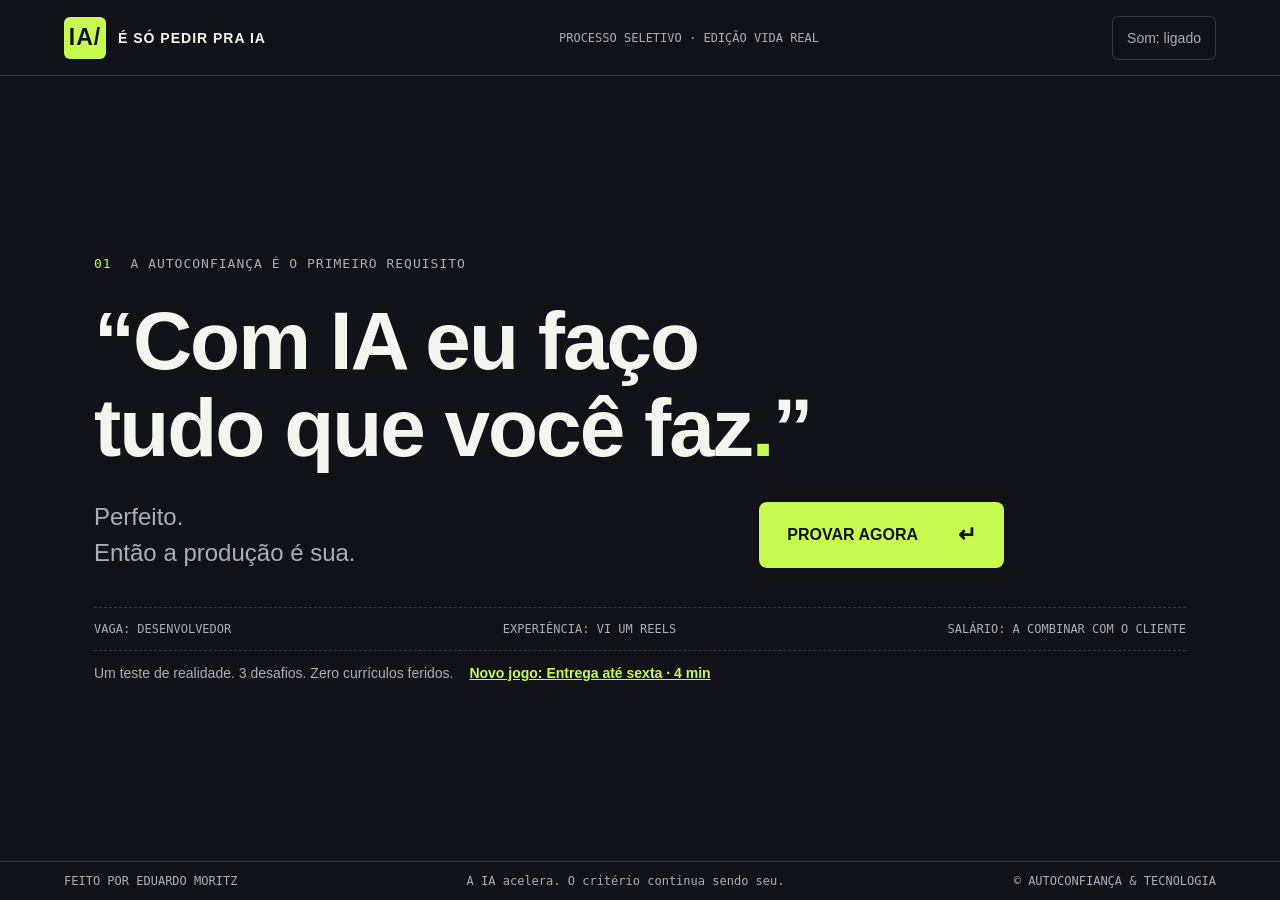
<file: index.html>
<!doctype html><html lang="pt-BR"><head><meta charset="utf-8"><meta name="viewport" content="width=device-width,initial-scale=1"><meta name="theme-color" content="#111318"><title>É Só Pedir pra IA — o desafio</title><meta name="description" content="A IA faz tudo? Então vem assumir a produção. Um desafio para quem acha que desenvolver é só escrever um prompt."><link rel="icon" href="favicon.svg"><link rel="stylesheet" href="style.css?v=20261008-final3"><link rel="stylesheet" href="game-shell.css?v=20261008-final3"><link rel="stylesheet" href="voice-notes.css?v=20261008-final3"><script>
// Change to true to restore the story chooser and enable Fiscal de IA.
const FISCAL_ENABLED = false;
</script></head><body><header><a class="brand" href="./"><span class="logo">IA/</span> É SÓ PEDIR PRA IA</a><span class="edition">PROCESSO SELETIVO · EDIÇÃO VIDA REAL</span><button id="sound" class="quiet" aria-pressed="true">Som: ligado</button></header><main><section class="intro" id="intro"><div class="eyebrow"><span>01</span> A AUTOCONFIANÇA É O PRIMEIRO REQUISITO</div><h1>“Com IA eu faço<br>tudo que você faz<span class="lime">.</span>”</h1><div class="intro-bottom"><p>Perfeito.<br>Então a produção é sua.</p><button class="primary" id="start">PROVAR AGORA <span>↵</span></button></div><div class="ticket"><span>VAGA: DESENVOLVEDOR</span><span>EXPERIÊNCIA: VI UM REELS</span><span>SALÁRIO: A COMBINAR COM O CLIENTE</span></div><div class="aside-note">Um teste de realidade. 3 desafios. Zero currículos feridos. <a href="entrega.html" class="new-game-link">Novo jogo: Entrega até sexta · 4 min</a></div></section><section id="game" hidden><div class="game-top"><span id="stageLabel" class="eyebrow">DESAFIO 01 / 03</span><span id="confidence">AUTOCONFIANÇA: 100%</span></div><div class="progress"><i id="progress"></i></div><div class="workspace"><div class="window-bar"><span>● ● ●</span><span id="windowTitle">primeiro-dia.exe</span><span>VOCÊ / ADMIN</span></div><div class="game-content" id="content" aria-live="polite"></div></div><div class="game-foot"><span>Todos os clientes e incidentes são fictícios. O sofrimento é familiar.</span><button class="quiet" id="restart">Recomeçar</button></div></section></main><footer><span>FEITO POR EDUARDO MORITZ</span><span>A IA acelera. O critério continua sendo seu.</span><span>© AUTOCONFIANÇA & TECNOLOGIA</span></footer><div id="toast" role="status"></div><template id="storyChooser"><div class="eyebrow"><span>02 HISTÓRIAS</span> AUTOCONFIANÇA NÃO FALTA</div><h1>Escolha sua<br>especialidade<span class="lime">.</span></h1><p class="sub">Duas brincadeiras para quem tem certeza de que é fácil.</p><div class="story-grid"><article class="story-card"><div class="story-icon" aria-hidden="true">&lt;/&gt;</div><div class="eyebrow">01 · PRODUÇÃO É SUA</div><h2>É Só Pedir pra IA</h2><p>Meu trabalho é fácil? Então assume aqui rapidinho.</p><button class="primary" id="start">Eu faço em 30 segundos ↗</button><span class="story-meta">3 desafios · cliente incluso · sem cadastro</span></article><article class="story-card fiscal-card"><div class="story-icon" aria-hidden="true">IA?</div><div class="eyebrow">02 · REDDIT SOB INVESTIGAÇÃO</div><h2>Fiscal de IA</h2><p>Você reconhece texto de IA só de olhar?</p><button class="primary" id="startFiscal">Pode deixar que eu identifico ↗</button><span class="story-meta">10 textos · diploma por feeling · sem cadastro</span></article></div><div class="aside-note">Som ligado após sua primeira interação. Convicção ligada desde sempre.</div></template><script src="client-voice.js?v=20261008-final3"></script><script src="site.js?v=1"></script><script src="app.js?v=20261008-final3"></script><script src="viewport.js?v=20261008-final3"></script>
<script>
if (FISCAL_ENABLED) {
  $('intro').replaceChildren($('storyChooser').content.cloneNode(true));
  document.title = 'É Só Pedir pra IA — escolha sua história';
  document.querySelector('meta[name="description"]').content = 'Duas histórias: assuma a produção ou teste seu feeling no Fiscal de IA. Desafios curtos, humor e certificados.';
  document.querySelector('.edition').textContent = 'DUAS HISTÓRIAS · ZERO HUMILDADE';
  $('restart').textContent = 'Escolher história';
  const script = document.createElement('script');
  script.src = 'fiscal.js';
  document.body.append(script);
} else if (location.hash === '#fiscal-de-ia') {
  history.replaceState(null, '', location.pathname + location.search);
}
</script></body></html>
</file>
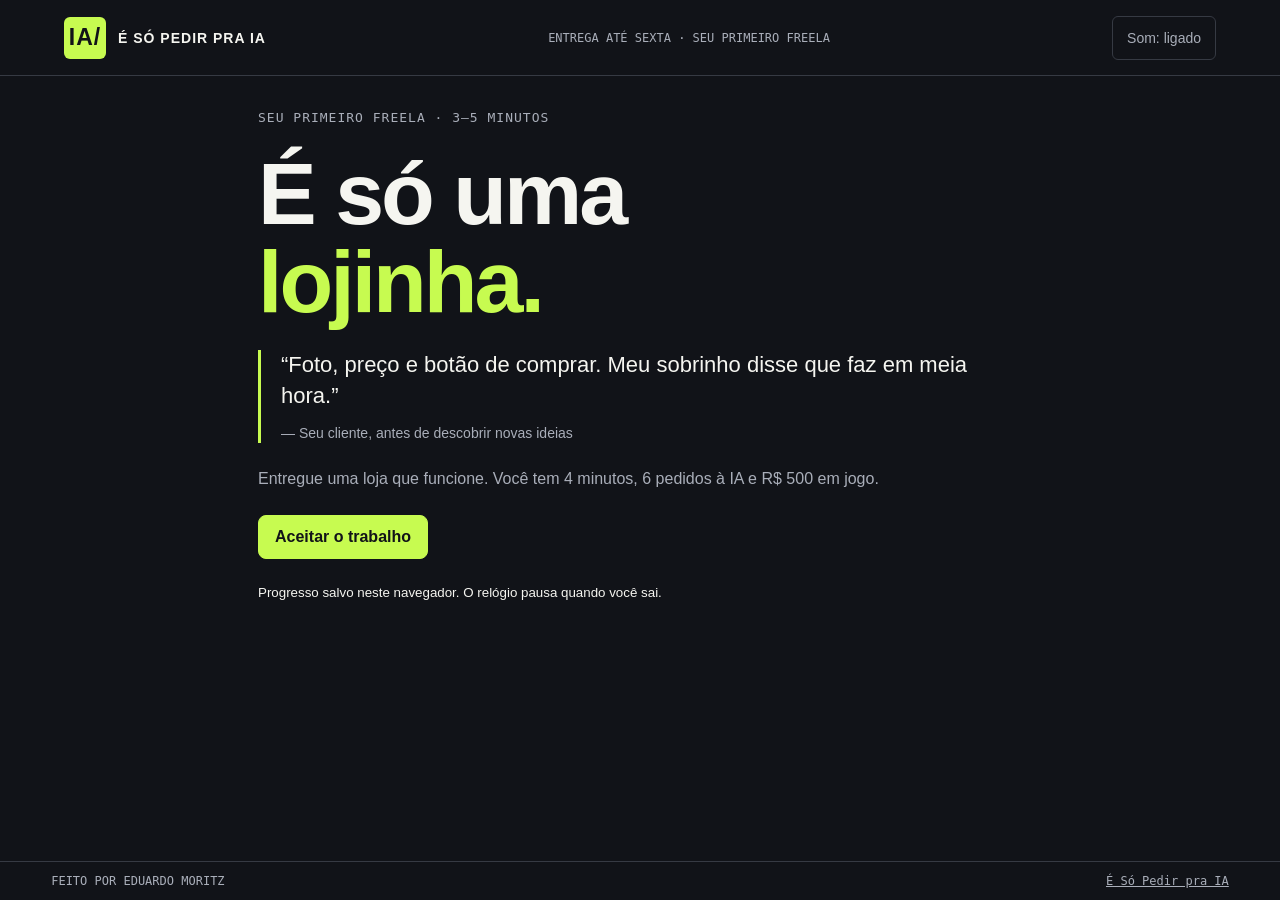
<file: entrega.html>
<!doctype html>
<html lang="pt-BR"><head><meta charset="utf-8"><meta name="viewport" content="width=device-width,initial-scale=1"><meta name="theme-color" content="#111318"><title>Entrega até sexta — É Só Pedir pra IA</title><meta name="description" content="Sua primeira lojinha, uma IA confiante e um cliente cheio de ideias. Entregue até sexta neste jogo de dev."><link rel="icon" href="favicon.svg"><link rel="stylesheet" href="entrega.css?v=20261008-errors1"><link rel="stylesheet" href="game-shell.css?v=20261008-errors1"></head>
<body><header><a href="./" class="brand"><span class="logo">IA/</span><span>É SÓ PEDIR PRA IA</span></a><span class="edition">ENTREGA ATÉ SEXTA · SEU PRIMEIRO FREELA</span><button id="sound" aria-pressed="true">Som: ligado</button></header>
<main><section id="welcome" class="welcome fit-area"><div class="fit-content"><span class="eyebrow">SEU PRIMEIRO FREELA · 3–5 MINUTOS</span><h1>É só uma<br><span>lojinha.</span></h1><blockquote>“Foto, preço e botão de comprar. Meu sobrinho disse que faz em meia hora.”<cite>— Seu cliente, antes de descobrir novas ideias</cite></blockquote><p>Entregue uma loja que funcione. Você tem 4 minutos, 6 pedidos à IA e R$ 500 em jogo.</p><div class="start-actions"><button class="primary" id="start">Aceitar o trabalho</button><button id="resume" hidden>Continuar meu freela</button></div><small>Progresso salvo neste navegador. O relógio pausa quando você sai.</small></div></section>
<section id="desk" hidden><div class="stats"><div><small>PRAZO</small><strong id="clock">04:00</strong></div><div><small>PEDIDOS À IA</small><strong id="tokens">6 / 6</strong></div><div><small>A RECEBER</small><strong id="fee">R$ 500</strong></div><div class="project-update" id="feedbackBubble" hidden><small>ATUALIZAÇÃO DO PROJETO</small><p id="feedback" role="status"></p></div><button id="pause">Pausar</button></div>
<nav class="workspace-tabs" aria-label="Área do jogo"><button id="shopView" aria-pressed="false">Loja</button><button id="chatView" aria-pressed="true">Conversas</button></nav><div class="desktop" data-view="chat"><section class="browser" aria-label="Loja em desenvolvimento"><div class="window-bar"><span>● ● ●</span><span>lojinha-final-agora-vai.com</span><span id="version">v0</span></div><div class="toolbar shop-tools"><button id="test">Testar a loja</button><button id="rollback">Voltar versão</button></div><div id="store"></div><section id="projectTerminal" class="project-terminal" hidden aria-label="Erros encontrados na loja"><div class="project-terminal-head"><span>TERMINAL · ERROS DA LOJA</span><button type="button" id="clearTerminal">Limpar</button></div><pre id="terminalOutput" role="log" aria-live="assertive"></pre></section><div class="store-status" id="storeStatus" role="status">Aguardando seu primeiro prompt.</div></section>
<aside class="communication"><div id="objective" class="objective" role="status"></div><div class="tabs" role="tablist" aria-label="Conversas"><button role="tab" id="clientTab" aria-controls="clientPane" aria-selected="true">Cliente <span id="unread"></span></button><button role="tab" id="aiTab" aria-controls="aiPane" aria-selected="false">Sua IA</button></div><section id="clientPane" role="tabpanel" aria-labelledby="clientTab"><div class="chat-past"><div class="fit-content"><div id="clientHistory" class="chat-history"></div><div id="voiceNote" class="voice-note"></div></div></div><div class="current-request"><div class="message"><small>CLIENTE · PEDIDO ATUAL</small><p id="clientMessage"></p></div><div id="clientActions"></div></div></section><section id="aiPane" role="tabpanel" aria-labelledby="aiTab" hidden><div class="chat-past"><div class="fit-content"><div id="aiHistory" class="chat-history"></div><div class="message decision" id="aiRequestBubble" hidden><small>VOCÊ · PEDIDO À IA</small><p id="aiRequest"></p></div></div></div><div class="current-request"><div class="message ai"><small>IA · CONFIANÇA: ABSOLUTA</small><p id="aiMessage"></p></div><div id="aiActions"></div></div></section><div class="delivery-action"><button class="primary" id="publish">Publicar e cobrar</button></div></aside></div>
</section>
<section id="result" class="welcome fit-area" hidden aria-live="polite"></section></main><footer><span>FEITO POR EDUARDO MORITZ</span><a href="./">É Só Pedir pra IA</a></footer><script src="client-voice.js?v=20261008-errors1"></script><script src="site.js?v=1"></script><script src="entrega.js?v=20261008-errors1"></script></body></html>
</file>
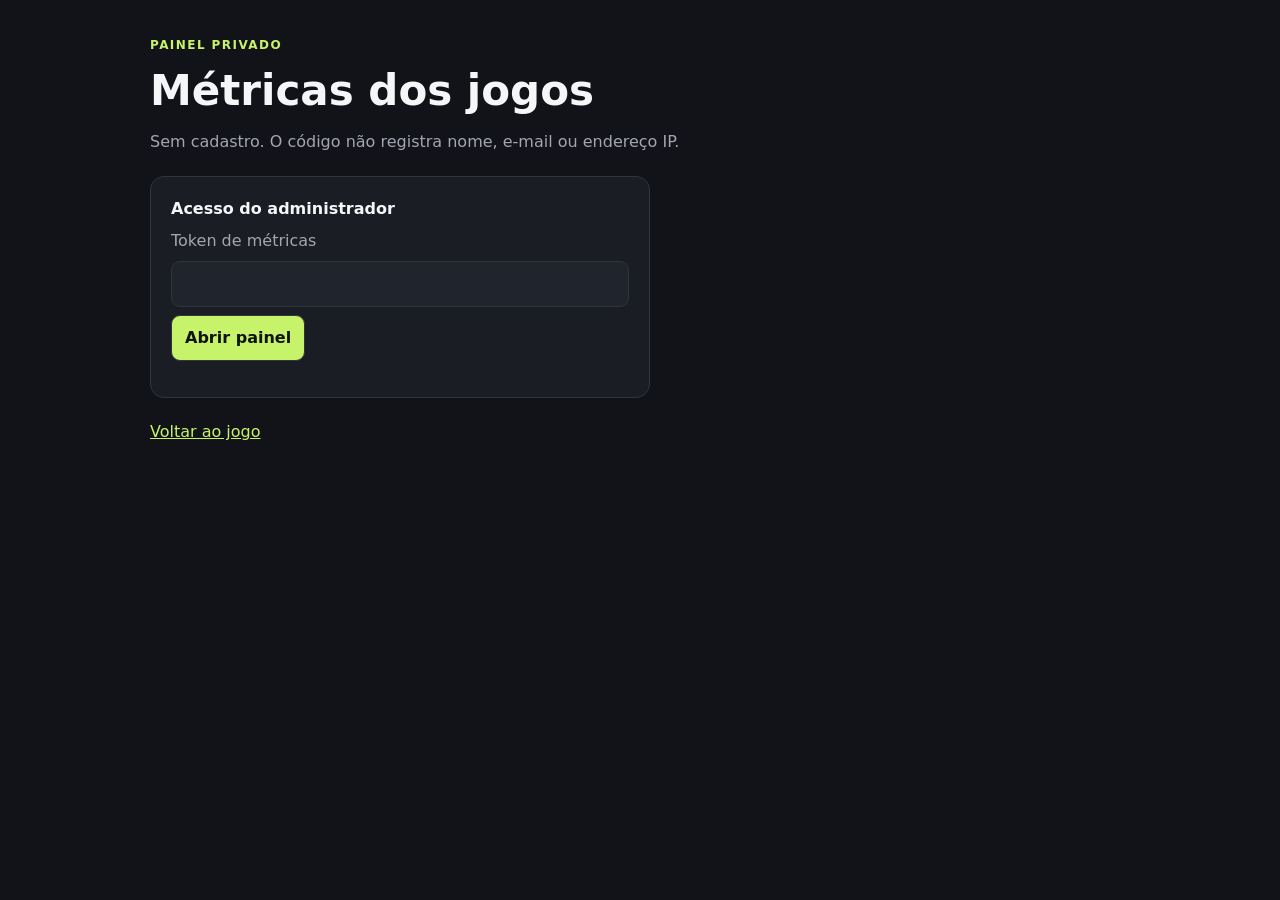
<file: metrics.html>
<!doctype html>
<html lang="pt-BR">
<head>
  <meta charset="utf-8"><meta name="viewport" content="width=device-width,initial-scale=1"><meta name="robots" content="noindex,nofollow">
  <title>Métricas · É Só Pedir pra IA</title>
  <style>
    :root{color-scheme:dark;--bg:#111318;--panel:#1a1d24;--line:#30343d;--muted:#a2a6b0;--lime:#c7f36b;--red:#ff8585}*{box-sizing:border-box}body{margin:0;background:var(--bg);color:#f5f6f7;font:16px/1.5 system-ui,sans-serif}main{max-width:1020px;margin:auto;padding:32px 20px 60px}a{color:var(--lime)}h1{font-size:clamp(28px,5vw,42px);line-height:1.1;margin:12px 0}h2{font-size:19px;margin:0 0 14px}.muted,small{color:var(--muted)}.eyebrow{color:var(--lime);font-size:12px;font-weight:700;letter-spacing:.12em}.panel,.card{background:var(--panel);border:1px solid var(--line);border-radius:14px}.panel{padding:20px;margin:22px 0}.cards{display:grid;grid-template-columns:repeat(3,minmax(0,1fr));gap:12px}.card{padding:17px}.card small{display:block;font-size:12px;text-transform:uppercase;letter-spacing:.06em}.value{font-size:32px;font-weight:750;margin-top:4px}.games{display:grid;grid-template-columns:repeat(2,minmax(0,1fr));gap:14px}.game{background:#14171d;border:1px solid var(--line);border-radius:12px;padding:17px}.game h3{margin:0 0 14px}.metrics-grid{display:grid;grid-template-columns:1fr auto;gap:7px 14px}.metrics-grid strong{text-align:right}.controls{display:flex;flex-wrap:wrap;align-items:center;gap:10px;margin:20px 0}.controls select,.controls button,.auth button,.auth input{font:inherit;border:1px solid var(--line);border-radius:9px;background:#20242c;color:#fff;padding:10px 13px}.controls button,.auth button{background:var(--lime);color:#10130a;font-weight:700;cursor:pointer}.auth{max-width:500px}.auth strong{display:block;margin-bottom:8px}.auth label{display:block;margin-top:4px}.auth input{width:100%;margin:8px 0}.error{color:var(--red)}.daily{width:100%;border-collapse:collapse}.daily th,.daily td{text-align:left;padding:9px;border-bottom:1px solid var(--line)}.daily th{color:var(--muted);font-size:12px;text-transform:uppercase}.hidden{display:none!important}@media(max-width:620px){main{padding:24px 14px 40px}.cards{grid-template-columns:repeat(2,minmax(0,1fr))}.games{grid-template-columns:1fr}.card{padding:13px}.value{font-size:27px}.daily{font-size:13px}}
  </style>
</head>
<body><main>
  <span class="eyebrow">PAINEL PRIVADO</span><h1>Métricas dos jogos</h1><p class="muted">Sem cadastro. O código não registra nome, e-mail ou endereço IP.</p>
  <form id="auth" class="panel auth"><strong>Acesso do administrador</strong><label for="token" class="muted">Token de métricas</label><input id="token" type="password" autocomplete="current-password" required><button type="submit">Abrir painel</button><p id="authError" class="error" role="status"></p></form>
  <section id="dashboard" class="hidden">
    <div class="controls"><label for="period">Período</label><select id="period"><option value="7">Últimos 7 dias</option><option value="30" selected>Últimos 30 dias</option><option value="90">Últimos 90 dias</option><option value="0">Todo o período</option></select><button id="refresh" type="button">Atualizar</button><button id="logout" type="button">Sair</button><span id="status" class="muted" role="status"></span></div>
    <div class="cards"><article class="card"><small>Ativos agora</small><div class="value" id="active">—</div><small>sessões nos últimos 5 min</small></article><article class="card"><small>Visitantes únicos</small><div class="value" id="visitors">—</div><small>neste período</small></article><article class="card"><small>Jogaram os dois</small><div class="value" id="both">—</div><small>iniciaram ambos</small></article></div>
    <section class="panel"><h2>Por jogo</h2><div class="games"><article class="game"><h3>É Só Pedir pra IA</h3><div class="metrics-grid"><span>Partidas iniciadas</span><strong id="originalStarts">—</strong><span>Visitantes que iniciaram</span><strong id="originalStarters">—</strong><span>Partidas concluídas</span><strong id="originalFinishes">—</strong><span>Visitantes que concluíram</span><strong id="originalFinishers">—</strong></div></article><article class="game"><h3>Entrega até sexta</h3><div class="metrics-grid"><span>Partidas iniciadas</span><strong id="deliveryStarts">—</strong><span>Visitantes que iniciaram</span><strong id="deliveryStarters">—</strong><span>Partidas concluídas</span><strong id="deliveryFinishes">—</strong><span>Visitantes que concluíram</span><strong id="deliveryFinishers">—</strong></div></article></div></section>
    <section class="panel"><h2>Concluíram os dois jogos</h2><div class="value" id="bothFinished">—</div><p class="muted">Visitantes que chegaram ao certificado do primeiro jogo e ao resultado final do segundo.</p></section>
    <section class="panel"><h2>Atividade por dia</h2><div style="overflow-x:auto"><table class="daily"><thead><tr><th>Dia</th><th>Visitantes</th><th>Inícios</th><th>Conclusões</th></tr></thead><tbody id="daily"></tbody></table></div></section>
    <p class="muted">“Visitante único” é aproximado: o mesmo navegador mantém um identificador anônimo entre os dois jogos. Outro aparelho ou navegador conta como outra pessoa.</p>
  </section><p><a href="./">Voltar ao jogo</a></p>
</main><script src="site.js?v=1"></script><script>
const $=id=>document.getElementById(id),auth=$('auth'),panel=$('dashboard');let token=sessionStorage.getItem('espi-metrics-token')||'';
function showAuth(){auth.classList.remove('hidden');panel.classList.add('hidden');$('token').value=''}
async function load(){if(!token){showAuth();return}$('status').textContent='Carregando…';try{const data=await Metrics.report(Number($('period').value),token);auth.classList.add('hidden');panel.classList.remove('hidden');$('active').textContent=data.activeSessions;$('visitors').textContent=data.uniqueVisitors;$('both').textContent=data.playedBoth;$('bothFinished').textContent=data.finishedBoth;for(const [key,prefix] of [['original','original'],['delivery','delivery']]){const g=data.games[key];$(prefix+'Starts').textContent=g.starts;$(prefix+'Starters').textContent=g.starters;$(prefix+'Finishes').textContent=g.finishes;$(prefix+'Finishers').textContent=g.finishers}$('daily').replaceChildren(...data.daily.map(d=>{const tr=document.createElement('tr');[d.day,d.visitors,d.starts,d.finishes].forEach(v=>{const td=document.createElement('td');td.textContent=v;tr.append(td)});return tr}));$('status').textContent='Atualizado '+new Date().toLocaleTimeString('pt-BR')}catch(e){$('status').textContent='';if(e.message==='Unauthorized.'){sessionStorage.removeItem('espi-metrics-token');token=''}$('authError').textContent=e.message;auth.classList.remove('hidden');panel.classList.add('hidden')}}
auth.onsubmit=e=>{e.preventDefault();token=$('token').value;sessionStorage.setItem('espi-metrics-token',token);$('authError').textContent='';load()};$('refresh').onclick=load;$('period').onchange=load;$('logout').onclick=()=>{sessionStorage.removeItem('espi-metrics-token');token='';showAuth()};if(token)load();else showAuth();
</script></body></html>
</file>
<file: style.css>
:root{--bg:#111318;--panel:#1a1d24;--line:#363a43;--muted:#a9aeb9;--lime:#c7fb50;--red:#ff7d83}*{box-sizing:border-box}body{margin:0;background:var(--bg);color:#f5f5f0;font-family:Arial,Helvetica,sans-serif;font-size:16px}button,a{-webkit-tap-highlight-color:transparent}button{font:inherit;cursor:pointer}button:focus-visible,a:focus-visible{outline:3px solid var(--lime);outline-offset:5px}[hidden]{display:none!important}header{max-width:1440px;margin:auto;padding:28px 5%;display:flex;gap:24px;align-items:center;border-bottom:1px solid var(--line)}a.brand{text-decoration:none;color:inherit;display:flex;align-items:center;gap:12px;font-size:14px;font-weight:800;letter-spacing:1px}.logo{background:var(--lime);color:var(--bg);font-size:23px;padding:6px;border-radius:6px}.edition{font:12px monospace;color:var(--muted);margin-left:auto}.quiet{border:1px solid var(--line);background:transparent;color:var(--muted);padding:10px 14px;border-radius:6px;font-size:14px}.quiet:hover{color:white;border-color:var(--muted)}main{max-width:1220px;margin:auto;padding:65px 5% 50px;min-height:calc(100vh - 190px)}.eyebrow{font:13px monospace;letter-spacing:1px;color:var(--muted)}.eyebrow span{display:inline-block;color:var(--lime);margin-right:10px}.intro h1{font-size:clamp(46px,6.4vw,86px);line-height:1.06;letter-spacing:-4px;margin:40px 0 35px;font-weight:850}.lime{color:var(--lime)}.intro-bottom{display:flex;align-items:center;justify-content:space-between;gap:24px;max-width:910px}.intro-bottom p{font-size:24px;color:var(--muted);line-height:1.5;margin:0}.primary{background:var(--lime);border:0;border-radius:8px;color:var(--bg);padding:20px 28px;font-weight:800;display:inline-flex;gap:40px;align-items:center;min-height:56px}.primary:hover{background:#dbff8c;transform:translateY(-2px)}.primary span{font-size:22px}.ticket{margin-top:54px;border-top:1px dashed var(--line);border-bottom:1px dashed var(--line);padding:22px 0;display:flex;gap:22px;justify-content:space-between;font:12px monospace;color:var(--muted)}.aside-note{margin-top:22px;font-size:14px;color:var(--muted)}footer{padding:22px 5%;max-width:1440px;margin:auto;border-top:1px solid var(--line);display:flex;justify-content:space-between;gap:24px;font:12px monospace;color:var(--muted)}.game-top{display:flex;justify-content:space-between;gap:15px;font:13px monospace;color:var(--lime)}.progress{height:3px;background:var(--line);margin:16px 0 30px}.progress i{display:block;height:100%;background:var(--lime);transition:width .4s}.workspace{background:var(--panel);border:1px solid var(--line);border-radius:12px;overflow:hidden}.window-bar{display:flex;justify-content:space-between;padding:16px 20px;background:#22262f;border-bottom:1px solid var(--line);color:var(--muted);font:12px monospace}.window-bar span:first-child{color:#747984;letter-spacing:4px}.game-content{padding:32px}.game-content h2{font-size:clamp(29px,4vw,44px);letter-spacing:-1.5px;margin:8px 0 14px}.sub{color:var(--muted);line-height:1.65;margin:0 0 24px}.arena{height:240px;border:1px dashed #4c525f;background:#13151b;border-radius:8px;position:relative;overflow:hidden}.escape{position:absolute;left:calc(50% - 90px);top:90px;min-width:180px;transition:left .15s,top .15s}.game-foot{display:flex;gap:20px;justify-content:space-between;align-items:center;margin-top:20px;color:var(--muted);font-size:13px}.row{display:flex;gap:12px;flex-wrap:wrap;margin-top:24px}.secondary{border:1px solid var(--line);background:#292e38;border-radius:8px;color:white;padding:15px 20px;min-height:50px}.secondary:hover{border-color:var(--lime)}.split{display:grid;grid-template-columns:1fr 1fr;gap:24px}.chat{border:1px solid var(--line);border-radius:8px;padding:20px;background:#13151b;min-height:215px}.chat-label{font:12px monospace;color:var(--lime);margin-bottom:18px}.bubble{padding:12px 15px;border-radius:4px 14px 14px 14px;background:#292e38;margin:10px 0;font-size:16px;line-height:1.5;animation:enter .3s ease}.bubble.small{color:var(--muted);font-size:14px;background:transparent;padding:0}.terminal{background:#0d0f13;border:1px solid var(--line);padding:20px;border-radius:8px;font:14px/1.9 monospace;color:var(--lime);min-height:130px}.terminal .error{color:var(--red)}.choices{display:grid;gap:10px}.choice{text-align:left;padding:17px 20px;border:1px solid var(--line);border-radius:8px;background:#242832;color:white;line-height:1.5}.choice:hover{border-color:var(--lime);background:#2f3540}.result{padding:18px;border-left:3px solid var(--lime);background:#222b1b;line-height:1.6;margin:20px 0}.certificate{text-align:center;border:1px solid var(--lime);padding:32px 22px;position:relative;background:#141b11}.certificate .eyebrow{color:var(--lime)}.certificate h2{font-size:clamp(35px,5vw,60px);margin:18px 0}.certificate p{color:var(--muted);line-height:1.7}.stamp{display:inline-block;border:2px solid var(--lime);color:var(--lime);padding:10px 18px;font:14px monospace;transform:rotate(-5deg);margin:15px}.final-quote{font-size:22px;line-height:1.5;text-align:center;margin:28px auto;max-width:680px}.center{justify-content:center}#toast{position:fixed;bottom:24px;left:50%;transform:translateX(-50%) translateY(100px);background:var(--lime);color:var(--bg);padding:15px 20px;border-radius:8px;box-shadow:0 8px 30px #0007;max-width:90vw;width:max-content;font-weight:700;font-size:14px;transition:transform .25s;z-index:5}#toast.show{transform:translateX(-50%) translateY(0)}@keyframes enter{from{opacity:0;transform:translateY(10px)}to{opacity:1;transform:translateY(0)}}@media(max-width:700px){header{padding:20px 6%;gap:12px}.edition{display:none}#sound{margin-left:auto;padding:9px;font-size:12px}main{padding:42px 6% 35px}.intro h1{letter-spacing:-2px;margin-top:32px}.intro-bottom{align-items:start;flex-direction:column}.intro-bottom p{font-size:21px}.primary{padding:18px 22px}.ticket{flex-direction:column;gap:14px;margin-top:35px}.eyebrow{font-size:12px;line-height:1.7}.game-top{font-size:12px;flex-direction:column;gap:8px}.game-content{padding:22px 18px}.split{grid-template-columns:1fr}.window-bar span:last-child{display:none}.arena{height:230px}.game-foot{align-items:start}.game-foot span{line-height:1.6}.certificate{padding:24px 12px}.final-quote{font-size:20px}footer{flex-direction:column;gap:12px;padding:22px 6%}}@media(prefers-reduced-motion:reduce){*{animation:none!important;transition:none!important}}

.pix-support{display:grid;grid-template-columns:1fr 256px;gap:32px;border-top:1px solid var(--line);border-bottom:1px solid var(--line);padding:30px 0;margin:30px 0}.pix-support h3{font-size:26px;line-height:1.3;letter-spacing:-.6px;margin:14px 0}.pix-support p{color:var(--muted);line-height:1.6}.pix-owner{font-size:14px;overflow-wrap:anywhere}.pix-qr{margin:0;text-align:center;align-self:center}.pix-qr img{width:256px;height:256px;max-width:100%;border-radius:8px;background:white}.pix-qr figcaption{font-size:14px;line-height:1.6;color:var(--muted);margin-top:12px}.pix-details{margin-top:18px;color:var(--muted);font-size:14px}.pix-details summary{cursor:pointer;padding:8px 0}.pix-details label{display:block;margin:12px 0}.pix-details textarea{display:block;width:100%;font:14px/1.5 monospace;resize:vertical;background:var(--bg);color:white;border:1px solid var(--line);border-radius:6px;padding:12px}.pix-note{font-size:13px}@media(max-width:700px){.pix-support{grid-template-columns:1fr;gap:24px}.pix-qr{justify-self:center}.pix-support h3{font-size:24px}}

.story-grid{display:grid;grid-template-columns:1fr 1fr;gap:24px;margin-top:32px}.story-card{display:flex;flex-direction:column;align-items:flex-start;padding:30px;border:1px solid var(--line);border-radius:14px;background:var(--panel)}.story-card:hover{border-color:var(--lime)}.story-icon{font:800 28px monospace;color:var(--lime);margin-bottom:28px}.story-card h2{font-size:32px;letter-spacing:-1px;margin:16px 0 6px}.story-card p{color:var(--muted);font-size:18px;line-height:1.6;margin:8px 0 28px}.story-card .primary{margin-top:auto;gap:8px;font-size:16px}.story-meta{font:12px/1.7 monospace;color:var(--muted);margin-top:18px}.fiscal-card .story-icon{color:#b7a4ff}.fiscal-tools{display:flex;flex-wrap:wrap;gap:10px;margin-bottom:20px}.reddit-comment{padding:24px;border:1px solid var(--line);border-radius:10px;background:#13151b}.reddit-comment blockquote{margin:0;font-size:20px;line-height:1.65;overflow-wrap:anywhere}.fiscal-choices{display:grid;grid-template-columns:repeat(3,1fr);gap:10px;margin-top:24px}.case-note{font-size:12px;color:var(--muted);line-height:1.6;margin-top:24px}.choice.correct-origin{border-color:var(--lime);background:#222b1b}button:disabled{cursor:default;opacity:.65;transform:none}.choice.correct-origin:disabled{opacity:1}.fiscal-score{font-size:28px;font-weight:800}.result p{margin:10px 0}.result span{color:var(--muted)}@media(max-width:700px){.story-grid{grid-template-columns:1fr;gap:16px}.story-card{padding:24px}.story-card h2{font-size:28px}.story-card .primary{width:100%;justify-content:center;font-size:14px}.fiscal-choices{grid-template-columns:1fr}.reddit-comment{padding:20px}.reddit-comment blockquote{font-size:18px}}

.source-link{color:var(--lime);display:inline-block;margin-top:10px}

.fiscal-supervisor{border:1px solid #514568;border-left:3px solid #b7a4ff;border-radius:8px;background:#211e2b;padding:18px 20px;margin:20px 0}.fiscal-supervisor .chat-label{display:block;color:#c9baff;margin-bottom:8px}.fiscal-supervisor p{line-height:1.6;margin:0}.fiscal-confidence{border:0;padding:0;margin:24px 0 0;min-width:0}.fiscal-confidence legend{font-size:14px;color:var(--muted);margin-bottom:12px}.confidence-options{display:flex;flex-wrap:wrap;gap:10px}.confidence-options [aria-pressed="true"]{background:var(--lime);border-color:var(--lime);color:var(--bg);font-weight:700}.confidence-hint{color:var(--muted);font-size:13px;line-height:1.5;margin:12px 0 0}.fiscal-choices{margin-top:16px}@media(max-width:700px){.confidence-options{display:grid;grid-template-columns:1fr}.confidence-options button{text-align:left}.fiscal-supervisor{padding:16px}.fiscal-score{font-size:23px}}

/* Headings receive programmatic focus for reading, without a selection outline. */
.intro h1[tabindex="-1"]:focus,.game-content h2[tabindex="-1"]:focus{outline:none}
.fiscal-case-header{display:flex;justify-content:space-between;align-items:center;gap:12px;flex-wrap:wrap}.fiscal-counter{border:1px solid var(--line);border-radius:6px;padding:6px 10px;background:var(--panel);color:var(--lime);font:700 15px monospace;white-space:nowrap}

/* Fixed outer shell; each complete scene scrolls inside its workspace. */
html{height:100%;overflow:hidden}
body{height:100vh;height:100dvh;overflow:hidden;display:flex;flex-direction:column}
header,footer{width:100%;flex:none;margin:0 auto}
header{padding:14px 5%}
footer{padding:12px 5%;gap:12px;flex-wrap:wrap}
main{width:100%;flex:1;min-height:0;min-width:0;margin:0 auto;padding:20px 5%;display:flex;flex-direction:column;overflow:clip}
.intro{flex:1;min-height:0;display:flex;flex-direction:column;justify-content:center}
.intro h1{font-size:clamp(32px,min(6.4vw,10vh),86px);margin:clamp(12px,3vh,32px) 0;letter-spacing:-2px}
.intro-bottom{flex:none}
.ticket{margin-top:clamp(12px,4vh,40px);padding:14px 0;gap:12px;flex-wrap:wrap}
.aside-note{margin-top:14px}
#game{flex:1;min-height:0;display:flex;flex-direction:column}
.game-top{flex:none;gap:8px}
.progress{flex:none;margin:10px 0 12px}
.workspace{flex:1;min-height:0;min-width:0;display:flex;flex-direction:column}
.window-bar{flex:none;padding:10px 16px}
.game-viewport{flex:1;min-height:0;min-width:0;overflow-y:auto;overflow-x:hidden;overscroll-behavior:contain;scrollbar-gutter:stable;margin:18px;position:relative}
.game-content{padding:0 8px 12px 0;width:100%;height:auto;min-width:0;display:flow-root}
.game-content>*{max-width:100%;overflow-wrap:anywhere}
.game-content h2{font-size:clamp(25px,3.6vw,40px);margin:8px 0 12px;}
.game-content .eyebrow{}
.game-content .sub{margin-bottom:16px;line-height:1.5}
.game-content button{max-width:100%;white-space:normal;overflow-wrap:anywhere}
.game-content .row,.game-content .arena,.game-content .terminal,.game-content .bubble,.game-content .choice,.game-content .certificate,.game-content .result{}
.game-content .primary{padding:14px 20px;min-height:48px;gap:14px}
.game-content .secondary{padding:12px 16px;min-height:44px}
.game-content .row{margin-top:16px;gap:10px}
.game-content .arena{height:clamp(110px,25dvh,210px)}
.game-content .escape{top:24px}
.game-content .chat{padding:14px;min-height:0}
.game-content .chat-label{margin-bottom:10px}
.game-content .bubble{padding:10px 12px;margin:8px 0;line-height:1.4}
.game-content .terminal{padding:14px;min-height:0;font:14px/1.5 monospace}
.game-content .choice{padding:12px 14px;line-height:1.4}
.game-content .certificate{padding:18px 14px}
.game-content .certificate h2{font-size:clamp(28px,4vw,44px);margin:12px 0}
.game-content .certificate p{line-height:1.45;margin:12px 0}
.game-content .stamp{margin:8px;padding:8px 12px}
.game-content .final-quote{font-size:20px;margin:18px auto}
.game-foot{flex:none;margin-top:10px;gap:12px;font-size:12px}
.game-foot .quiet{flex:none}
#toast{bottom:12px;pointer-events:none}
#toast:not(.show){visibility:hidden}
@media(max-width:700px){
 header{padding:10px 4%;gap:8px}
 a.brand{font-size:11px;letter-spacing:.4px;gap:7px}
 .logo{font-size:19px;padding:5px}
 #sound{font-size:12px;padding:8px;white-space:nowrap}
 main{padding:12px 4%}
 .intro h1{font-size:clamp(30px,min(8vw,8dvh),52px);line-height:1.1;margin:14px 0}
 .intro-bottom{gap:12px}
 .intro-bottom p{font-size:18px;line-height:1.35}
 .intro .primary{min-height:48px;padding:14px 20px}
 .ticket{margin-top:18px;padding:12px 0;gap:8px;font-size:11px}
 .aside-note{margin-top:10px;font-size:13px;line-height:1.4}
 .game-top{flex-direction:row;flex-wrap:wrap;font-size:11px;gap:6px}
 .window-bar{padding:8px 12px;font-size:11px;gap:8px}
 .game-viewport{margin:12px}
 .game-content .split{display:block}
 .game-content .split>div{margin-bottom:14px}
 .game-content .certificate h2{font-size:28px}
 .game-foot>span{flex:1;line-height:1.3}
 footer{flex-direction:row;justify-content:center;padding:8px 4%;font-size:10px;gap:6px 12px;text-align:center}
 footer span:last-child{display:none}
 }
@media(max-height:500px){
 header{padding:6px 4%}
 main{padding:8px 4%}
 .intro h1{font-size:clamp(24px,7dvh,38px);margin:8px 0}
 .intro-bottom{flex-direction:row;align-items:center;gap:12px}
 .intro-bottom p{font-size:16px;line-height:1.2}
 .intro .primary{min-height:40px;padding:10px 16px}
 .ticket{flex-direction:row;margin-top:10px;padding:8px 0;font-size:10px}
 .aside-note{margin-top:6px;font-size:12px}
 .game-viewport{margin:10px}
 .game-content .split{display:block}
 .game-content .certificate{}
 .game-content .certificate h2{font-size:25px}
 .game-content .certificate p{margin:8px 0}
 .game-content .chat{border:0;padding:8px}
 .game-content .row{margin-top:10px}
 .window-bar{display:none}
 .game-foot>span{display:none}
 .game-foot{margin-top:6px;justify-content:flex-end}
 .game-foot .quiet{padding:6px 10px}
 footer{padding:6px 4%}
 footer span:not(:first-child){display:none}
}

/* Keep the optional Pix contribution readable in the scene. */
.game-content .pix-support{grid-template-columns:minmax(0,1fr) 160px;gap:20px;padding:16px 0;margin:18px 0;}
.game-content .pix-support h3{font-size:22px;margin:10px 0}
.game-content .pix-support p{margin:10px 0;line-height:1.4}
.game-content .pix-qr img{width:160px;height:160px}
.game-content .pix-details{margin-top:10px}
.game-content .pix-details textarea{resize:none}
@media(max-width:700px){
 .game-content .pix-support{display:block;}
 .game-content .pix-copy{}
 .game-content .pix-qr{margin:14px auto;}
 .game-content .pix-qr img{width:144px;height:144px}
 .game-content .pix-qr figcaption{margin-top:8px}
}

.new-game-link{display:inline-block;margin-left:12px;color:var(--lime);font-weight:700}.freela-invite{border:1px solid var(--line);border-radius:10px;padding:18px;margin:20px 0;}.freela-invite p{color:var(--muted);font-size:14px}.freela-invite a{display:inline-flex;text-decoration:none}@media(max-width:650px){.new-game-link{display:block;margin:8px 0 0}}

.intro{overflow-y:auto;overflow-x:hidden;justify-content:safe center}
.game-content .voice-note{margin:10px 0}
.game-content .split>*{min-width:0}
</file>
<file: game-shell.css>
/* The same fixed header is used by both games. */
body>header{width:100%;max-width:none;height:76px;min-height:76px;flex:0 0 76px;margin:0;padding:12px 5%;display:flex;align-items:center;gap:24px;border-bottom:1px solid var(--line);background:var(--bg);overflow:hidden}
body>header .brand{display:flex;align-items:center;gap:12px;color:inherit;text-decoration:none;font:800 14px Arial,Helvetica,sans-serif;letter-spacing:1px;min-width:0;white-space:nowrap}
body>header .logo{display:grid;place-items:center;flex:0 0 42px;width:42px;height:42px;padding:0;background:var(--lime);color:var(--bg);border-radius:6px;font:800 23px Arial,Helvetica,sans-serif}
body>header .edition{margin-left:auto;font:12px monospace;color:var(--muted);white-space:nowrap}
body>header #sound{flex:none;min-height:44px;margin-left:auto;padding:10px 14px;border:1px solid var(--line);border-radius:6px;background:transparent;color:var(--muted);font:14px Arial,Helvetica,sans-serif;white-space:nowrap}
@media(max-width:1000px){body>header .edition{display:none}}
@media(max-width:760px){
 body>header{height:64px;min-height:64px;flex-basis:64px;padding:10px 4%;gap:8px}
 body>header .brand{font-size:11px;gap:7px;letter-spacing:.4px}
 body>header .logo{flex-basis:36px;width:36px;height:36px;font-size:20px}
 body>header #sound{font-size:12px;padding:8px;min-height:44px}
}

/* Slim scrollbars for the internal game panels. */
:where(.game-viewport,.intro,.welcome,#result,#store,.communication [role=tabpanel]){scrollbar-width:thin;scrollbar-color:#657082 transparent}
:where(.game-viewport,.intro,.welcome,#result,#store,.communication [role=tabpanel])::-webkit-scrollbar{width:6px;height:6px}
:where(.game-viewport,.intro,.welcome,#result,#store,.communication [role=tabpanel])::-webkit-scrollbar-track{background:transparent}
:where(.game-viewport,.intro,.welcome,#result,#store,.communication [role=tabpanel])::-webkit-scrollbar-thumb{background:#657082;border-radius:8px}
</file>
<file: voice-notes.css>
.voice-note:not(:empty){padding:12px;background:#203b33;border:1px solid #3c5d50;border-radius:4px 14px 14px 14px;display:grid;gap:8px;min-width:0;max-width:100%}
.voice-note button{font:16px Arial,Helvetica,sans-serif;display:flex;align-items:center;gap:10px;width:100%;min-height:44px;text-align:left;border:0;background:transparent;padding:0;color:#f3fff8;cursor:pointer}
.voice-note button::before{content:'▶';display:grid;place-items:center;flex:0 0 36px;width:36px;height:36px;border-radius:50%;background:#a8e3bc;color:#173226}
.voice-note button[aria-pressed=true]::before{content:'■'}
.voice-status,.voice-transcript-label{font:12px/1.5 Arial,Helvetica,sans-serif;color:#b3c9bd}
.voice-transcript-label{border-top:1px solid #547565;padding-top:8px}
.voice-note .voice-transcript{font:16px/1.5 Arial,Helvetica,sans-serif;color:#f0f7f3;margin:0;overflow-wrap:anywhere}
.voice-note button:disabled{opacity:.65;cursor:default}
</file>
<file: entrega.css>
:root{--bg:#111318;--panel:#1a1d24;--line:#363a43;--muted:#a9aeb9;--lime:#c7fb50;--red:#ff7d83}*{box-sizing:border-box}[hidden]{display:none!important}body{margin:0;background:var(--bg);color:#f5f5f0;font:16px Arial,Helvetica,sans-serif;height:100dvh;display:flex;flex-direction:column;overflow:hidden}button,a{-webkit-tap-highlight-color:transparent}button{font:inherit;color:inherit;background:#242832;border:1px solid var(--line);border-radius:8px;padding:12px 16px;cursor:pointer;min-height:44px}button:hover{border-color:var(--lime)}button:disabled{opacity:.45;cursor:default}button:focus-visible,a:focus-visible{outline:3px solid var(--lime);outline-offset:3px}.primary{background:var(--lime);color:var(--bg);font-weight:800;border-color:var(--lime)}a{color:inherit}header{padding:16px 4%;display:flex;align-items:center;justify-content:space-between;gap:12px;border-bottom:1px solid var(--line)}.brand{display:flex;align-items:center;gap:12px;text-decoration:none;font-size:14px;font-weight:800;letter-spacing:1px}.brand b{background:var(--lime);color:var(--bg);padding:7px;font-size:22px;border-radius:5px}main{width:100%;max-width:1400px;margin:auto;flex:1;min-height:0;padding:24px 4%;display:flex;flex-direction:column;justify-content:center}footer{padding:12px 4%;display:flex;justify-content:space-between;gap:8px;color:var(--muted);font:12px monospace;border-top:1px solid var(--line)}.welcome{max-width:780px;margin:auto;width:100%;max-height:100%;overflow:auto;padding:8px}.eyebrow{font:13px monospace;color:var(--muted);letter-spacing:1px}h1{font-size:clamp(44px,7vw,88px);line-height:1;letter-spacing:-3px;margin:24px 0}h1 span{color:var(--lime)}blockquote{border-left:3px solid var(--lime);margin:24px 0;padding:0 0 0 20px;font-size:22px;line-height:1.4}cite{display:block;font-size:14px;font-style:normal;color:var(--muted);margin-top:12px}.welcome p{line-height:1.5;color:var(--muted)}.start-actions{display:flex;flex-wrap:wrap;gap:12px;margin:24px 0}.welcome>small{color:var(--muted);font-size:14px}#desk{height:100%;display:flex;flex-direction:column;gap:14px;min-height:0}.stats{display:flex;align-items:center;gap:36px}.stats div{display:grid;gap:4px}.stats small{font:12px monospace;color:var(--muted)}.stats strong{font-size:22px}.stats button{margin-left:auto}.desktop{display:grid;grid-template-columns:minmax(0,1fr) 340px;gap:18px;flex:1;min-height:0}.browser,.communication{border:1px solid var(--line);border-radius:12px;overflow:hidden;display:flex;flex-direction:column;min-height:0;background:var(--panel)}.window-bar{display:flex;justify-content:space-between;gap:8px;background:#242832;padding:12px 16px;font:12px monospace;color:var(--muted)}#store{flex:1;min-height:0;overflow:auto;background:#edf0f5;color:#17202c;padding:24px}.empty-store{display:grid;place-content:center;text-align:center;height:100%;color:#657082}.empty-store strong{font-size:48px;color:#b3bac7}.store-header{display:flex;align-items:center;justify-content:space-between;gap:10px;border-bottom:1px solid #cad0db;padding-bottom:16px}.store-header h2{margin:0;font-size:22px}.store-header span{font-size:13px}#store button{background:#182d54;color:white;border:0}.products{display:grid;grid-template-columns:repeat(3,minmax(0,1fr));gap:12px;margin-top:20px}.product{background:white;border-radius:10px;padding:14px;min-width:0}.product-icon{font-size:44px;display:block;text-align:center;padding:10px;background:#f1f3f8;border-radius:6px}.product h3{font-size:16px;margin:14px 0 8px}.price{display:block;font-size:20px;font-weight:800;margin-bottom:12px}.product button{width:100%;font-size:14px;padding:10px}.giant-price .price{font-size:clamp(30px,4vw,64px);overflow-wrap:anywhere;color:#bd2350}.no-photos .product-icon{visibility:hidden}.store-status{padding:10px 14px;font-size:14px;color:var(--muted);border-top:1px solid var(--line)}.cart-line{margin-top:16px;padding:12px;border:1px dashed #9ba8bc;border-radius:8px;display:flex;flex-wrap:wrap;align-items:center;gap:12px;font-size:14px}.tabs{display:flex;border-bottom:1px solid var(--line)}.tabs button{flex:1;border:0;border-radius:0;background:transparent;color:var(--muted)}.tabs [aria-selected=true]{color:var(--lime);box-shadow:inset 0 -2px var(--lime)}[role=tabpanel]{padding:18px;overflow:auto;min-height:0}.message{background:#292e39;padding:16px;border-radius:10px;line-height:1.5}.message small{font:12px monospace;color:var(--muted)}.message p{margin-bottom:0}.ai{border-left:3px solid var(--lime)}#clientActions,#aiActions{display:grid;gap:10px;margin-top:16px}#clientActions button,#aiActions button{text-align:left;font-size:14px}.toolbar{display:flex;gap:12px}.toolbar .primary{margin-left:auto}.feedback{min-height:42px;font-size:14px;color:var(--lime);line-height:1.4}.receipt{border:1px dashed var(--line);padding:20px;margin:20px 0;display:grid;grid-template-columns:1fr auto;gap:14px}.result-title{font-size:clamp(30px,5vw,52px);margin:20px 0;color:var(--lime)}.danger{color:var(--red)!important}#unread{color:var(--lime)}@media(max-width:760px){header{padding:10px 4%}.brand{font-size:12px;letter-spacing:0}.brand b{font-size:18px}header button{font-size:12px;padding:8px}main{padding:12px 4%}.stats{gap:16px}.stats strong{font-size:18px}.stats small{font-size:10px}.stats button{font-size:12px;padding:8px}.desktop{grid-template-columns:1fr;grid-template-rows:minmax(0,1fr) minmax(0,.8fr);gap:10px}#desk{gap:10px}#store{padding:12px}.products{gap:6px;margin-top:12px}.product{padding:8px}.product-icon{font-size:26px;padding:6px}.product h3{font-size:13px;margin:8px 0}.price{font-size:16px;margin-bottom:6px}.product button{font-size:12px;padding:8px;min-height:40px}.store-header{padding-bottom:8px}.store-header h2{font-size:17px}.store-header span{font-size:11px}.window-bar{padding:8px;font-size:10px}.store-status{font-size:12px;padding:6px 10px}[role=tabpanel]{padding:10px}.message{padding:10px;font-size:14px}.message p{margin:8px 0 0}#clientActions,#aiActions{grid-template-columns:repeat(2,minmax(0,1fr));gap:6px;margin-top:8px}#clientActions button,#aiActions button{padding:8px;font-size:12px}.tabs button{font-size:14px;padding:8px;min-height:36px}.toolbar{gap:6px}.toolbar button{font-size:12px;padding:8px}.feedback{min-height:36px;font-size:12px}.cart-line{margin-top:10px;padding:8px}.giant-price .price{font-size:32px}footer{font-size:10px;padding:8px 4%}blockquote{font-size:18px}.welcome p{font-size:14px}h1{margin:18px 0}}@media(max-height:620px) and (min-width:761px){main{padding:12px 4%}#store{padding:12px}.product-icon{font-size:28px;padding:4px}.product h3{margin:8px 0}.products{margin-top:12px}.stats strong{font-size:18px}header{padding:8px 4%}.welcome h1{font-size:48px;margin:12px 0}blockquote{margin:14px 0;font-size:18px}}@media(prefers-reduced-motion:no-preference){.giant-price .price{animation:pop .3s ease-out}.store-status{transition:color .2s}@keyframes pop{from{transform:scale(.7)}to{transform:scale(1)}}}

/* Audio and its transcript form one incoming chat bubble. */
.voice-note:not(:empty){margin-top:14px;padding:16px;background:#203b33;border:1px solid #3c5d50;border-radius:4px 14px 14px 14px;box-shadow:0 3px 8px #0002;display:grid;gap:8px;max-width:100%;min-width:0}
.voice-note button{display:flex;align-items:center;gap:10px;text-align:left;font-size:14px;border:0;background:transparent;padding:0;color:#f3fff8;min-height:44px}
.voice-note button::before{content:'▶';display:grid;place-items:center;flex:0 0 40px;width:40px;height:40px;border-radius:50%;background:#a8e3bc;color:#173226;font-size:16px}
.voice-note button[aria-pressed=true]::before{content:'■'}
.voice-note button[aria-pressed=true]{color:#baf3cf}
.voice-status{color:#b3c9bd;font-size:12px}
.voice-transcript-label{display:block;border-top:1px solid #547565;padding-top:12px;margin-top:4px;font-size:12px;font-weight:700;color:#b3c9bd}
.voice-note .voice-transcript{font-size:14px;line-height:1.5;color:#f0f7f3;margin:0;overflow-wrap:anywhere}
@media(max-width:760px){.voice-note:not(:empty){margin-top:10px;padding:12px}.voice-transcript-label{padding-top:8px}}

.checkout-notice{margin-top:16px;padding:18px;border:2px solid;border-radius:10px;box-shadow:0 5px 16px #0002}.checkout-notice strong{display:block;font-size:20px;line-height:1.25}.checkout-notice p{font-size:16px;line-height:1.45;margin:10px 0 0}.checkout-error{background:#ffe2e5;border-color:#d2223a;color:#8d1022}.checkout-success{background:#def5e6;border-color:#278448;color:#14572d}.checkout-notice:focus{outline:none}@media(max-width:760px){.checkout-notice{padding:12px;margin-top:10px}.checkout-notice strong{font-size:17px}.checkout-notice p{font-size:14px;margin-top:6px}}

.shop-tools{padding:10px 14px;border-bottom:1px solid var(--line);background:#20242d;flex-wrap:wrap}.shop-tools button{padding:8px 14px;font-size:14px}.objective{padding:12px 16px;border-bottom:1px solid var(--line);background:#252b36;color:#e3eaf6;font-size:14px;line-height:1.4}.objective.ready{background:#243827;color:var(--lime)}.delivery-action{padding:12px;border-top:1px solid var(--line);margin-top:auto}.delivery-action button{width:100%;justify-content:center}.communication [role=tabpanel]{flex:1}.conversation-feedback{margin-top:12px;background:#263b32;border:1px solid #416650}.conversation-feedback p{font-size:14px;color:#edf7ef}.decision{margin-top:12px;background:#232e40;border:1px solid #3b506f}.decision p{font-size:14px}.ready-to-publish{box-shadow:0 0 0 2px #c7fb5040}.toolbar .primary{margin-left:0}@media(max-width:760px){.objective{padding:8px 10px;font-size:12px}.delivery-action{padding:8px}.delivery-action button{min-height:40px;padding:10px}.shop-tools{padding:6px 10px;gap:8px}.shop-tools button{min-height:36px;font-size:12px}.conversation-feedback,.decision{margin-top:8px}.desktop{grid-template-rows:minmax(0,1fr) minmax(0,1fr)}}

.communication [role=tabpanel]{display:flex;flex-direction:column;overflow:hidden}.chat-messages{flex:1;min-height:0;overflow:auto;padding-bottom:4px}.communication #clientActions,.communication #aiActions{flex-shrink:0;max-height:45%;overflow:auto;border-top:1px solid var(--line);padding-top:10px}.communication #aiActions{grid-template-columns:repeat(2,minmax(0,1fr))}.communication #aiActions button{padding:10px}.shop-tools,.objective,.tabs,.delivery-action{flex-shrink:0}

@media(max-width:760px){.desktop{grid-template-rows:minmax(0,.9fr) minmax(0,1.1fr)}}
.message p{overflow-wrap:anywhere}



/* A conversation has one scroll area, including its actions. */
.desktop{grid-template-columns:minmax(0,1fr) minmax(340px,36%)}
.communication [role=tabpanel]{display:block;overflow:auto;scrollbar-width:thin;scrollbar-color:#657082 transparent}
.chat-messages{overflow:visible;padding-bottom:0}
.communication #clientActions,.communication #aiActions{max-height:none;overflow:visible;border:0;padding-top:0;grid-template-columns:1fr}
.communication #aiActions button{padding:12px 16px}
.workspace-tabs{display:none}
@media(max-height:750px) and (min-width:761px){.objective{padding:8px 12px;font-size:13px}.delivery-action{padding:8px}[role=tabpanel]{padding:12px}.message{padding:12px}.message p{margin-top:8px}.decision{margin-top:8px}.stats{gap:24px}#desk{gap:10px}}
@media(max-width:760px){.workspace-tabs{display:flex;gap:6px;flex-shrink:0}.workspace-tabs button{flex:1;padding:8px;min-height:36px;font-size:14px}.workspace-tabs [aria-pressed=true]{border-color:var(--lime);color:var(--lime)}.desktop{display:flex;min-height:0}.desktop>.browser,.desktop>.communication{flex:1;min-width:0}.desktop[data-view=chat]>.browser,.desktop[data-view=store]>.communication{display:none}.communication [role=tabpanel]{padding:14px}.communication #clientActions,.communication #aiActions{grid-template-columns:1fr;gap:8px}.communication #clientActions button,.communication #aiActions button{font-size:14px;padding:12px;min-height:44px}.message{font-size:15px;line-height:1.5}.objective{font-size:13px}.products{gap:8px}.product h3{font-size:14px}}

/* Every scene fits its panel; overflow is never used as navigation. */
html{height:100%;overflow:hidden}header,footer{flex-shrink:0}main{overflow:hidden}
.welcome{height:100%;max-height:100%;overflow:hidden}
#store,.communication [role=tabpanel],.chat-messages{overflow:hidden}
.fit-content{display:flow-root;transform-origin:top left;min-width:0}
.communication #clientActions,.communication #aiActions{overflow:visible}
.message+.message{margin-top:10px}
#decisionBubble{display:none}
.result-content{display:grid;grid-template-columns:1fr 1fr;gap:12px 24px;align-items:start}
.result-content>.eyebrow,.result-content>.result-title,.result-content>p,.result-content>.start-actions{grid-column:1 / -1}
.result-content>.result-title{margin:0;font-size:clamp(28px,4vw,46px)}
.result-content>p{margin:0}.result-content>.receipt{margin:0;padding:16px;gap:12px}
.result-content>blockquote{margin:0;font-size:20px}.result-content>#resultVoice{grid-column:2;grid-row:4 / span 2;margin:0}
.result-content>.start-actions{margin:0;align-items:center}
@media(max-width:760px){.result-content{grid-template-columns:1fr;gap:10px}.result-content>*{grid-column:1!important;grid-row:auto!important}.result-content>blockquote{font-size:16px}.result-content>.receipt{padding:12px;gap:8px}.result-content>.result-title{font-size:28px}.result-content .voice-note{padding:10px}.result-content .start-actions{gap:10px}.result-content .start-actions button{font-size:14px;padding:10px}.voice-note:not(:empty){padding:10px;gap:5px}.voice-transcript-label{padding-top:6px}.communication [role=tabpanel]{padding:10px}.message{padding:10px}.message p{margin-top:6px}.communication #clientActions,.communication #aiActions{margin-top:10px;gap:6px}.communication #clientActions button,.communication #aiActions button{padding:10px}.objective{padding:6px 10px}header{padding:8px 4%}main{padding:8px 4%}footer{padding:6px 4%}}
@media(max-height:600px){header{padding:6px 4%}main{padding:8px 4%}footer{padding:5px 4%}.stats strong{font-size:17px}.stats button{min-height:34px;padding:6px 12px}.stats small{font-size:10px}.shop-tools{padding:6px 10px}.shop-tools button{min-height:34px;padding:6px 12px}.window-bar{padding:8px 12px}.tabs button{padding:6px;min-height:34px}.delivery-action{padding:6px}.delivery-action button{min-height:36px;padding:8px}.objective{padding:6px 10px;font-size:12px}}

/* Current requests and choices stay together at full reading size. */
.stats .project-update{flex:1;min-width:0;display:block;border:1px solid #416650;border-radius:8px;background:#263b32;padding:8px 12px}.project-update p{margin:4px 0 0;font-size:14px;line-height:1.35;color:#edf7ef}.stats .project-update small{font-size:10px}.stats button{margin-left:0}
.communication [role=tabpanel]{display:flex;flex-direction:column;gap:12px;padding:14px;overflow:hidden}
.chat-past{flex:1;min-height:0;overflow:hidden;display:flex;align-items:flex-end}.chat-past>.fit-content{flex-shrink:0}
.current-request{flex-shrink:0}.current-request .message{padding:12px;margin:0}.current-request .message p{font-size:16px;line-height:1.4;margin:6px 0 0}.current-request .message small{font-size:11px}
.communication #clientActions,.communication #aiActions{gap:8px;margin-top:10px}.communication #clientActions button,.communication #aiActions button{font-size:15px;line-height:1.3;padding:10px 12px;min-height:42px}
.chat-history .message{margin:0 0 10px;padding:10px;opacity:.8}.chat-history p{font-size:15px;line-height:1.4;margin:6px 0 0}.chat-past .voice-note:not(:empty){margin:0;padding:12px;gap:6px}.chat-past .voice-transcript{font-size:15px}.chat-past .voice-transcript-label{padding-top:8px}
.history-navigation{display:flex;gap:8px;margin-bottom:10px}.history-navigation button{font-size:12px;padding:6px 10px;min-height:32px}.chat-past:has(.voice-note:not(:empty)):not(.history-visible) .chat-history>.previous-message,.chat-past:has(.voice-note:not(:empty)):not(.history-visible) .history-navigation{display:none}.history-visible .voice-note{display:none}.history-toggle{font-size:12px;padding:6px 10px;min-height:32px;margin-bottom:8px}
@media(max-width:1000px){.stats{gap:16px}.stats .project-update{padding:6px 10px}.project-update p{font-size:13px}}
@media(max-width:760px){.stats{flex-wrap:wrap;gap:8px 16px}.stats .project-update{order:5;flex-basis:100%;padding:6px 10px}.stats .project-update small{display:none}.stats .project-update p{margin:0}.stats button{margin-left:auto}.communication [role=tabpanel]{padding:10px;gap:8px}.current-request .message p{font-size:16px}.communication #clientActions,.communication #aiActions{grid-template-columns:repeat(2,minmax(0,1fr));gap:6px}.communication #clientActions button,.communication #aiActions button{font-size:14px}.chat-past .voice-note:not(:empty){padding:10px}.chat-past .voice-transcript-label{padding-top:6px}}
@media(max-height:650px){.communication [role=tabpanel]{gap:8px;padding:10px}.current-request .message{padding:10px}.communication #clientActions,.communication #aiActions{grid-template-columns:repeat(2,minmax(0,1fr));gap:6px;margin-top:8px}.communication #clientActions button,.communication #aiActions button{min-height:38px;font-size:14px;padding:8px}.chat-past .voice-note:not(:empty){padding:8px}.chat-past .voice-transcript-label{padding-top:6px}.chat-past .voice-status{display:none}}

/* Voice bubbles keep their natural height and show the complete transcript. */
#clientPane .chat-past:has(.voice-note:not(:empty)):not(.history-visible){flex:1 0 auto;min-height:min-content}
.chat-past .voice-transcript{font-size:18px;line-height:1.4}.chat-past .voice-note button{font-size:16px}
@media(max-height:750px){main{padding-top:8px;padding-bottom:8px}#desk{gap:8px}.stats .project-update{padding:6px 10px}.project-update p{margin:0}.stats .project-update small{display:none}.communication [role=tabpanel]{padding:8px;gap:8px}.communication #clientActions{grid-template-columns:repeat(2,minmax(0,1fr));gap:6px;margin-top:8px}.current-request .message{padding:8px}.chat-past .voice-note:not(:empty){padding:8px;gap:6px}.chat-past .voice-transcript{font-size:16px}.chat-past .voice-status,.chat-past .voice-transcript-label{display:none}.chat-past .voice-note button{min-height:36px}.chat-past .voice-note button::before{width:32px;height:32px;flex-basis:32px}.history-toggle{min-height:26px;padding:4px 8px;margin-bottom:6px}.tabs button{min-height:34px;padding:6px}.objective{padding:6px 10px}.delivery-action{padding:6px}.delivery-action button{min-height:36px;padding:8px}}
@media(max-height:550px){header{padding:4px 4%}.brand b{font-size:18px}header button{min-height:32px;padding:6px 10px}footer{padding:4px 4%}.stats{gap:12px}.stats strong{font-size:17px}.stats small{font-size:10px}.stats button{min-height:32px}.current-request .message small{display:none}.current-request .message p{margin:0}.communication #clientActions button{min-height:34px;padding:6px 8px}.objective{font-size:12px}.chat-past .voice-note:not(:empty){gap:4px}}

/* Keep history, current request and choices in one compact conversation. */
.communication .chat-past,
#clientPane .chat-past:has(.voice-note:not(:empty)):not(.history-visible){flex:0 1 auto;min-height:0}
.communication [role=tabpanel]{justify-content:flex-start}
.stats .project-update[data-tone=error]{background:#44252b;border-color:#b64a59}
.stats .project-update[data-tone=error] p{color:#ffe0e5}
.stats .project-update[data-tone=warning]{background:#3e3321;border-color:#99783a}
.stats .project-update[data-tone=warning] p{color:#ffe2aa}
.stats .project-update[data-tone=info]{background:#242e40;border-color:#475d80}
.stats .project-update[data-tone=info] p{color:#e3edff}
#result{display:flex;align-items:center}
#result>.result-content{width:100%}

/* Text keeps its reading size; long content scrolls within its own panel. */
.welcome{overflow-y:auto;overflow-x:hidden}
#result{display:block}
#result>.result-content{margin:auto}
#store{overflow-y:auto;overflow-x:hidden;overscroll-behavior:contain;scrollbar-gutter:stable}
.communication [role=tabpanel]{overflow-y:auto;overflow-x:hidden;overscroll-behavior:contain;scrollbar-gutter:stable}
.communication .chat-past,
#clientPane .chat-past:has(.voice-note:not(:empty)):not(.history-visible){flex:0 0 auto;min-height:auto;overflow:visible}
.chat-past>.fit-content{width:100%;min-width:0}
.communication .current-request{flex:0 0 auto}
.current-request .message p,.chat-history p,.chat-past .voice-transcript{font-size:16px;line-height:1.5}
.chat-past .voice-note button{font-size:16px;min-height:44px}
.communication #clientActions button,.communication #aiActions button{font-size:15px;min-height:44px}
.chat-past .voice-status,.chat-past .voice-transcript-label{display:block}
.stats{min-height:68px;flex-shrink:0}
.stats .project-update{height:68px;overflow-y:auto}
#feedbackBubble[hidden]{display:block!important;visibility:hidden}
.products{grid-template-columns:repeat(3,minmax(0,1fr))}
@media(max-width:760px){
 .stats .project-update{height:48px}
 .communication #clientActions,.communication #aiActions{grid-template-columns:1fr}
 .products{grid-template-columns:repeat(auto-fit,minmax(130px,1fr))}
}


/* Error console appears at the storefront bottom only while there is an error. */
.project-terminal{flex:none;margin:0 12px 10px;padding:8px 10px;background:#101318;color:#dce4e8;border:1px solid #454d57;border-radius:7px;max-height:132px;overflow:auto;font:12px/1.45 ui-monospace,SFMono-Regular,Consolas,monospace;scrollbar-width:thin;scrollbar-color:#657082 transparent}
.project-terminal-head{display:flex;align-items:center;justify-content:space-between;gap:8px;color:#aeb9c5;font-size:10px;letter-spacing:.06em}
.project-terminal-head button{min-height:28px;padding:4px 8px;font:inherit;color:#c9d2dc;background:#202630}
#terminalOutput{white-space:pre-wrap;overflow-wrap:anywhere;margin:6px 0 0;font:inherit}
.terminal-error{color:#ff9299}.terminal-warning{color:#ffd486}
.project-terminal::-webkit-scrollbar{width:5px}.project-terminal::-webkit-scrollbar-thumb{background:#657082;border-radius:8px}
@media(max-width:760px){.project-terminal{margin:0 7px 7px;padding:7px 8px;max-height:92px;font-size:11px}.project-terminal-head button{min-height:26px}}
</file>
